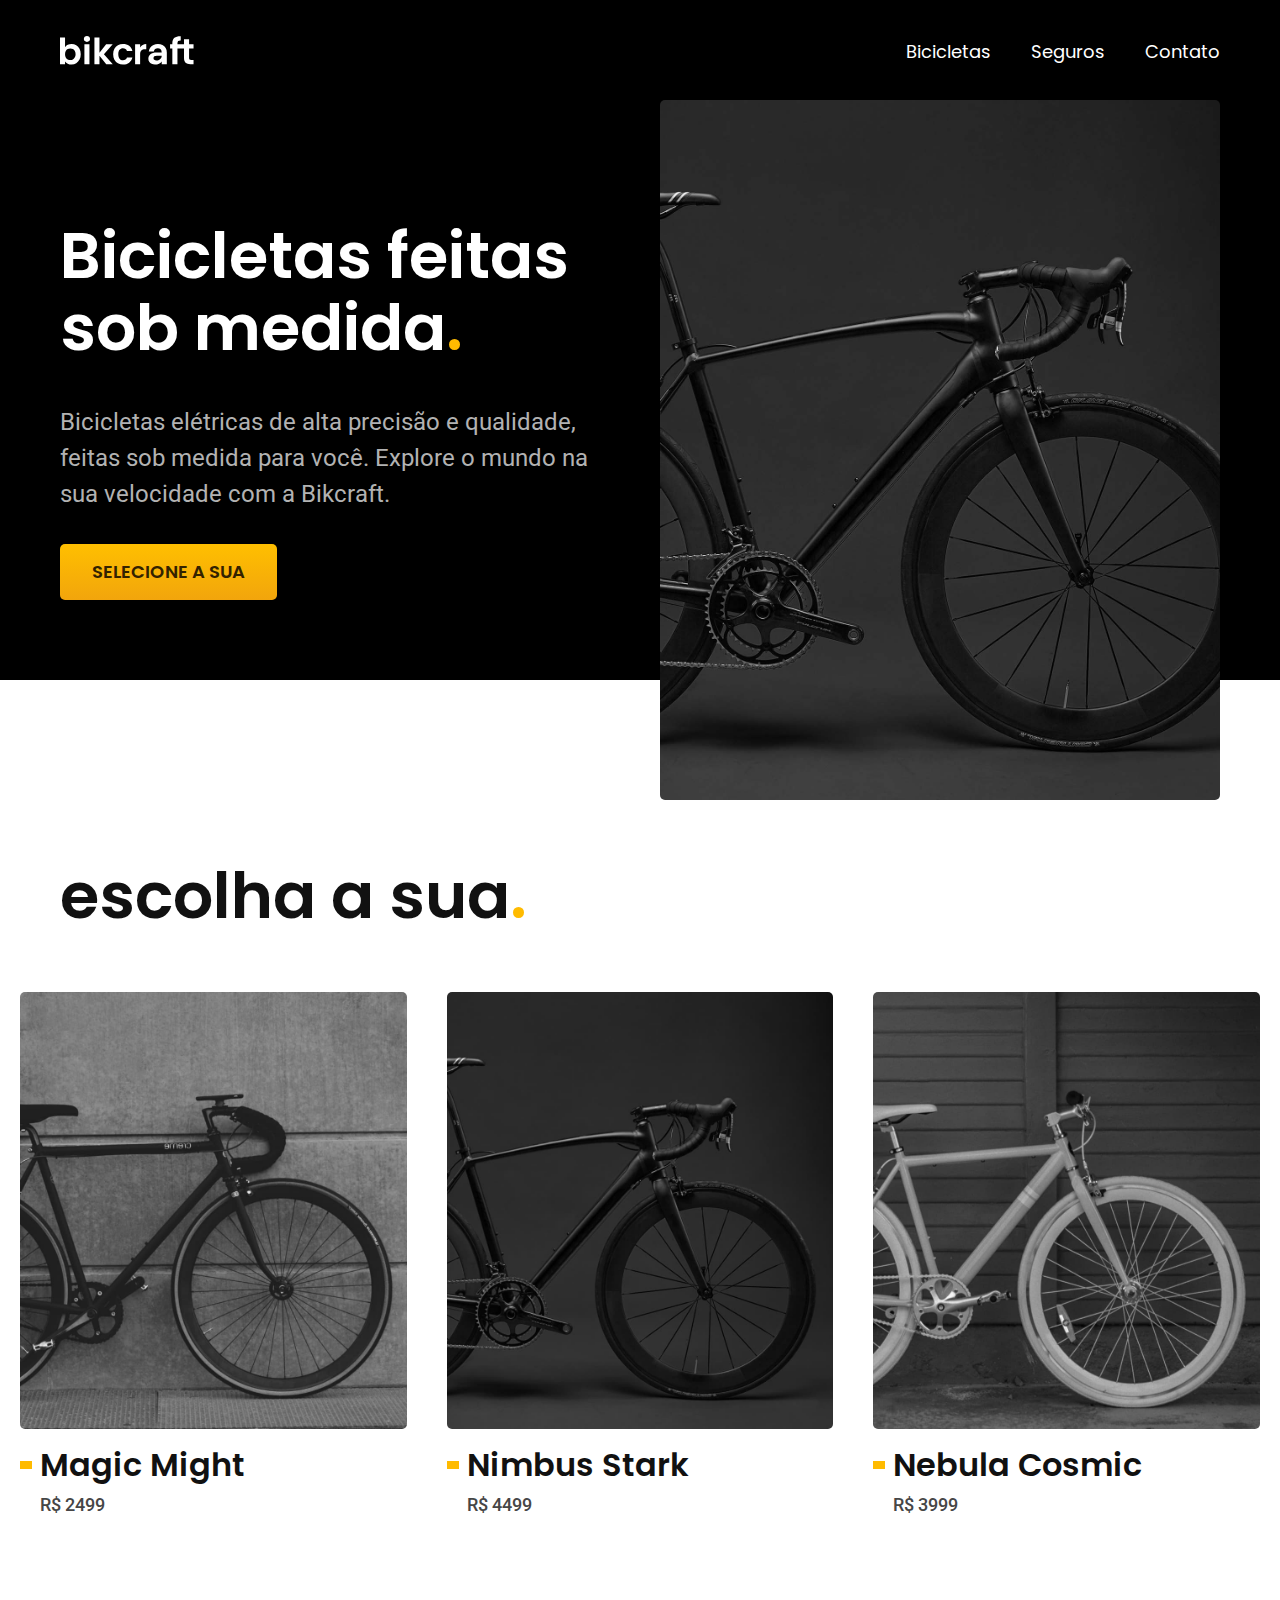
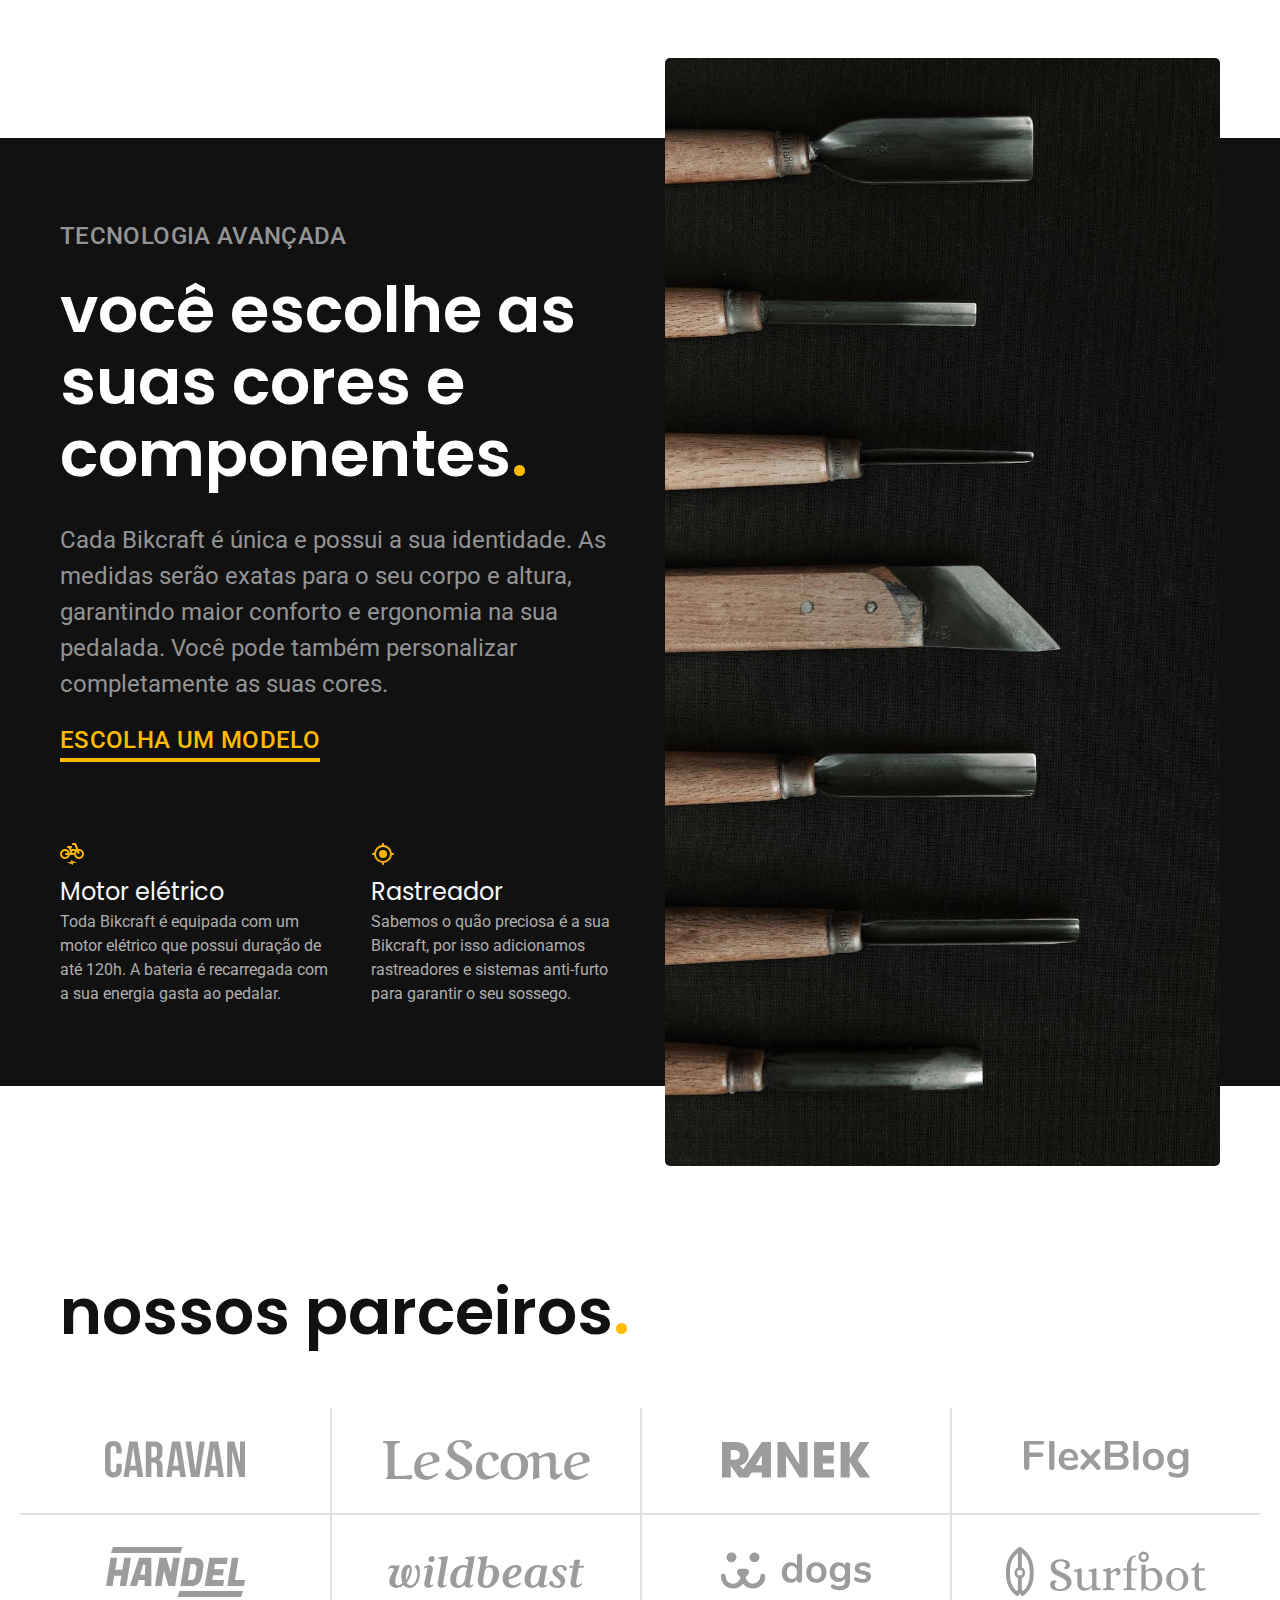
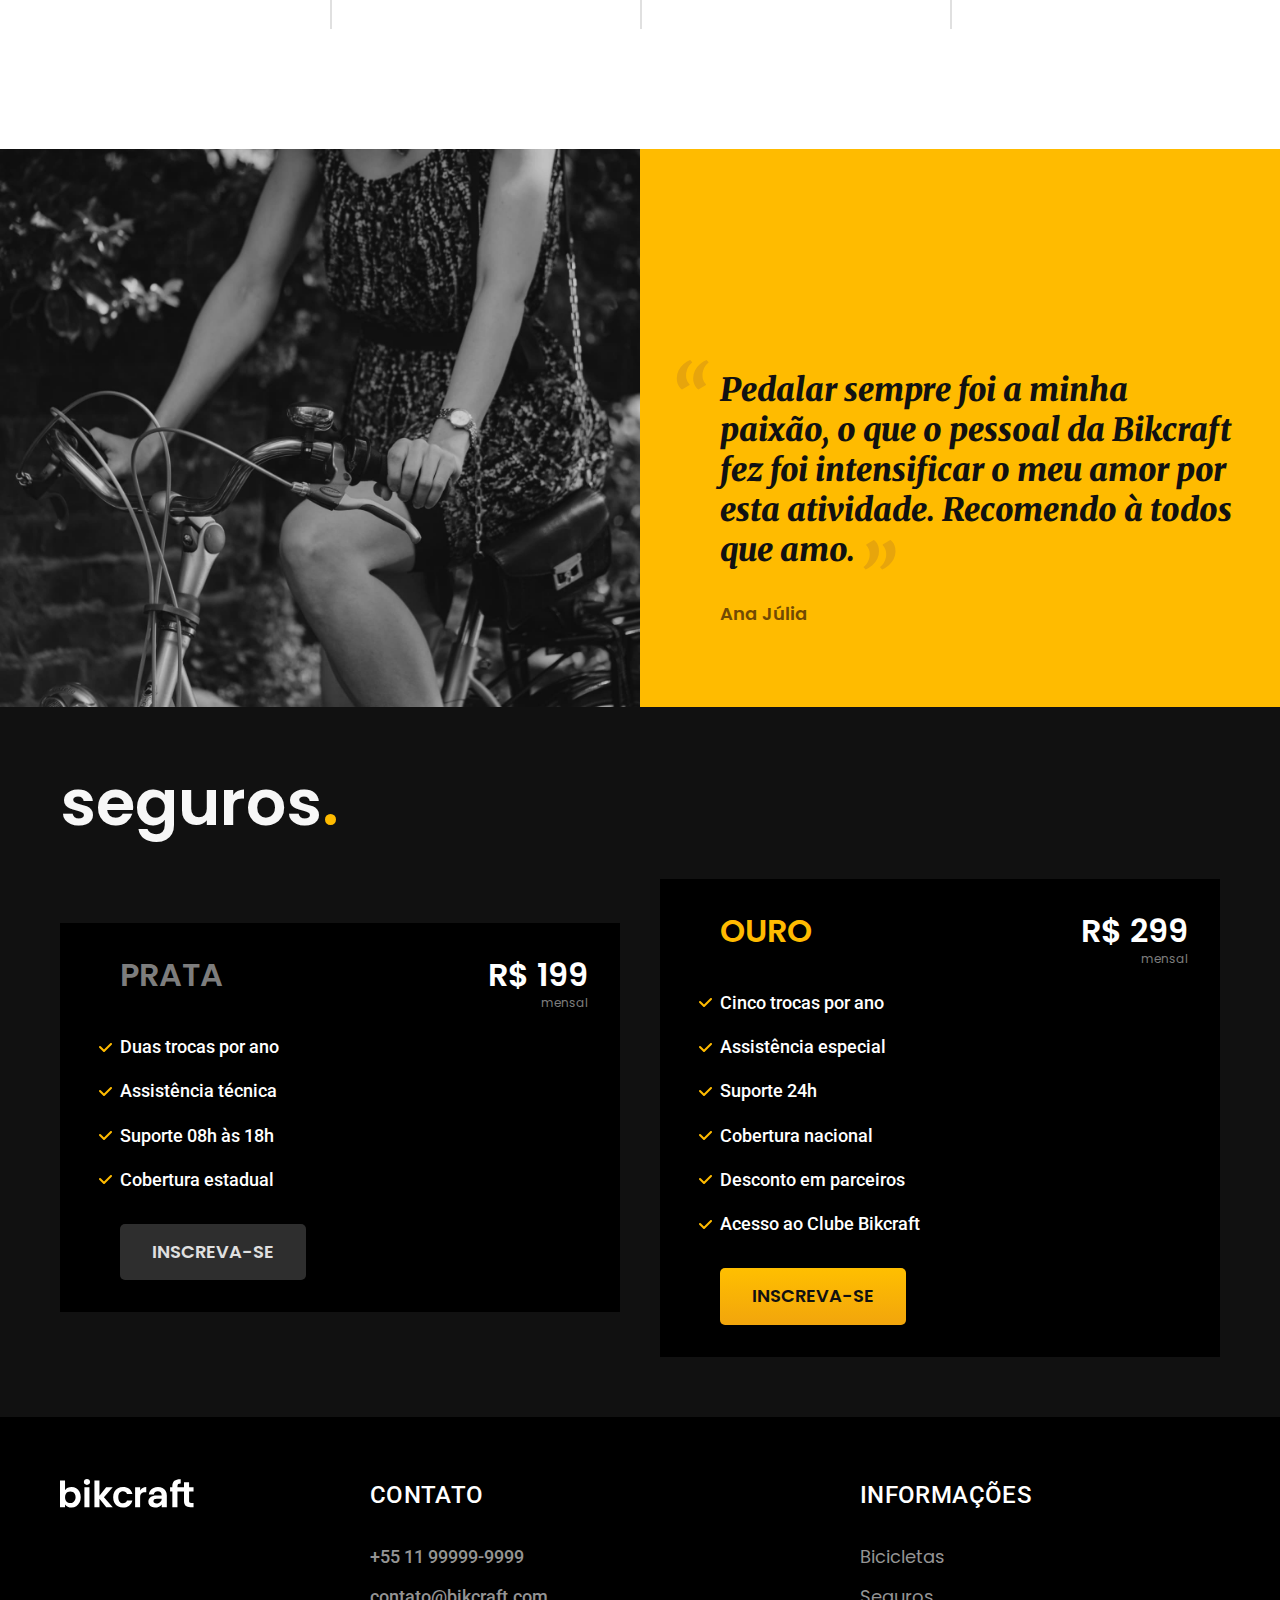
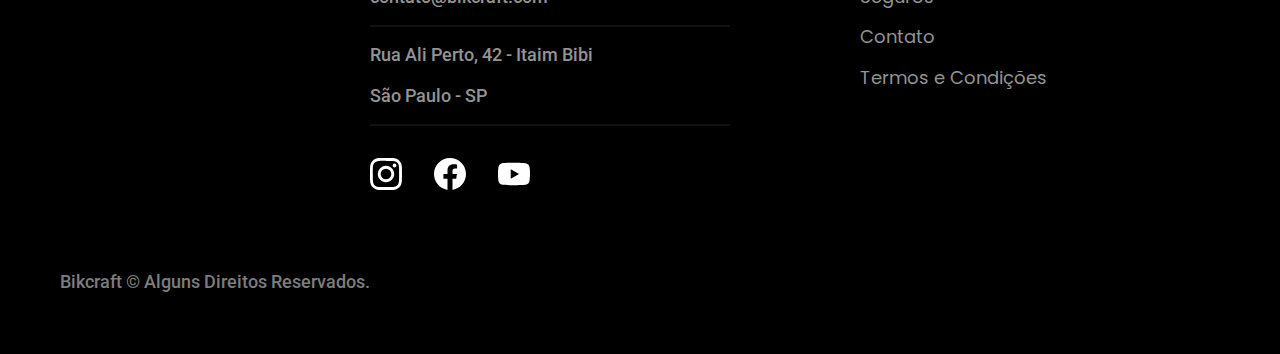
<file: index.html>
<!DOCTYPE html>

<html lang="pt-br">

<head>
  <meta charset="UTF-8">
  <meta name="viewport" content="width=device-width, initial-scale=1.0">
  <title>Bikcraft - Bicicletas Elétricas</title>
  <meta name="description" content="Bicicletas elétrica de alta precisão e qualidade, feitas sob medida para o cliente. Explore o mundo na sua velocidade com a Bikcraft.">
  <link rel="stylesheet" href="./css/style.css">
  <link rel="preconnect" href="https://fonts.googleapis.com">
  <link rel="preconnect" href="https://fonts.gstatic.com" crossorigin>
  <link href="https://fonts.googleapis.com/css2?family=Merriweather:ital,wght@0,300;0,400;0,700;0,900;1,300;1,400;1,700;1,900&family=Poppins:ital,wght@0,100;0,200;0,300;0,400;0,500;0,600;0,700;0,800;0,900;1,100;1,200;1,300;1,400;1,500;1,600;1,700;1,800;1,900&family=Roboto:ital,wght@0,100..900;1,100..900&display=swap" rel="stylesheet">
  <link href="https://fonts.googleapis.com/css2?family=Merriweather:ital,wght@0,300;0,400;0,700;0,900;1,300;1,400;1,700;1,900&display=swap" rel="stylesheet">
</head>

<body>
  <header class="headerBg">
    <div class="header container">
      <a href="./">
        <img src="./img/bikcraft.svg" alt="Bikcraft">
      </a>

      <nav aria-label="primaria">
        <ul class="headerMenu font1M cor0">
          <li><a href="./bicicletas.html">Bicicletas</a></li>
          <li><a href="./seguros.html">Seguros</a></li>
          <li><a href="./contato.html">Contato</a></li>
        </ul>
      </nav>
    </div>
  </header>

  <main class="introducaoBg">
    <div class="introducao container">
      <div class="introducaoConteudo">
        <h1 class="font1Xxl cor0">Bicicletas feitas sob medida<span class="corP1">.</span></h1>
        <p class="font2L">Bicicletas elétricas de alta precisão e qualidade, feitas sob medida para você. Explore o mundo na sua velocidade com a Bikcraft.</p>
        <a class="botao" href="./bicicletas.html">Selecione a sua</a>
      </div>
      <div>
        <img src="./img/fotos/introducao.jpg" alt="Bicicleta elétrica preta">
      </div>
    </div>
  </main>

  <article class="bicicletasLista">
    <h2 class="font1Xxl container">escolha a sua<span class="corP1">.</span></h2>

    <ul>
      <li>
        <a href="./bicicletas/magic.html">
          <img src="./img/bicicletas/magic-home.jpg" alt="Bicicleta preta">
          <h3 class="font1Xl cor11">Magic Might</h3>
          <span class="font2M cor8">R$ 2499</span>
        </a>
      </li>
      <li>
        <a href="./bicicletas/nimbus.html">
          <img src="./img/bicicletas/nimbus-home.jpg" alt="Bicicleta preta">
          <h3 class="font1Xl cor11">Nimbus Stark</h3>
          <span class="font2M cor8">R$ 4499</span>
        </a>
      </li>
      <li>
        <a href="./bicicletas/nebula.html">
          <img src="./img/bicicletas/nebula-home.jpg" alt="Bicicleta branca">
          <h3 class="font1Xl cor11">Nebula Cosmic</h3>
          <span class="font2M cor8">R$ 3999</span>
        </a>
      </li>
    </ul>
  </article>

  <article class="tecnologiaBg">
    <div class="tecnologia container"> 

      <div class="tecnologiaInfos">
        <span class="font2Lb cor5">Tecnologia Avançada</span>
        <h2 class="font1Xxl cor0">você escolhe as suas cores e componentes<span class="corP1">.</span></h2>
        <p class="font2L cor5">Cada Bikcraft é única e possui a sua identidade. As medidas serão exatas para o seu corpo e altura, garantindo maior conforto e ergonomia na sua pedalada. Você pode também personalizar completamente as suas cores. </p>
        <a class="font2Lb corP1 link" href="./bicicletas.html">Escolha um modelo</a>
        <ul class="tecnologiaLista">
          <li class="tecnologiaItens">
            <img src="./img/icones/eletrica.svg" alt="">
            <h3 class="font1L cor1">Motor elétrico</h3>
            <p class="font2S cor4">Toda Bikcraft é equipada com um motor elétrico que possui duração de até 120h. A bateria é recarregada com a sua energia gasta ao pedalar.</p>
          </li>
          <li class="tecnologiaItens">
            <img src="./img/icones/rastreador.svg" alt="">
            <h3 class="font1L cor1">Rastreador</h3>
            <p class="font2S cor4">Sabemos o quão preciosa é a sua Bikcraft, por isso adicionamos rastreadores e sistemas anti-furto para garantir o seu sossego.</p>
          </li>
        </ul>
      </div>

      <div class="tecnologiaImg">
        <img src="./img/fotos/tecnologia.jpg" alt="">
      </div>

    </div>
  </article>

  <section class="parceiros">
    <h2 class="font1Xxl corC11 container">nossos parceiros<span class="corP1">.</span></h2>

    <ul>
      <li><img src="./img/parceiros/caravan.svg" alt="Logo Caravan"></li>
      <li><img src="./img/parceiros/lescone.svg" alt="Logo LeScone"></li>
      <li><img src="./img/parceiros/ranek.svg" alt="Logo Ranek"></li>
      <li><img src="./img/parceiros/flexblog.svg" alt="Logo FlexBlog"></li>
      <li><img src="./img/parceiros/handel.svg" alt="Logo Handel"></li>
      <li><img src="./img/parceiros/wildbeast.svg" alt="Logo Wildbeast"></li>
      <li><img src="./img/parceiros/dogs.svg" alt="Logo Dogs"></li>
      <li><img src="./img/parceiros/surfbot.svg" alt="Logo Surfbot"></li>
    </ul>
  </section>

  <section class="depoimentos" aria-label="Depoimento">
    <div>
     <img src="./img/fotos/depoimento.jpg" alt="Pessoa pedalando uma bicicleta Bikcraft">
    </div>
    <div class="depoimentosParagrafo">
      <blockquote class="font1Xl corP5">Pedalar sempre foi a minha paixão, o que o pessoal da Bikcraft fez foi intensificar o meu amor por esta atividade. Recomendo à todos que amo.</blockquote>
      <span class="font1Mb corP4">Ana Júlia</span>
    </div>
  </section>

  <article class="segurosBg">
    <div class="seguros container">
      <h2 class="font1Xxl cor1">seguros<span class="corP1">.</span></h2>

      <div class="segurosItem">
        <h3 class="font1Xl cor6">PRATA</h3>
        <span class="font1Xl cor0">R$ 199 <span class="font1Xs cor6">mensal</span></span>
        <ul class="font2M cor0">
          <li>Duas trocas por ano</li>
          <li>Assistência técnica</li>
          <li>Suporte 08h às 18h</li>
          <li>Cobertura estadual</li>
        </ul>
        <a class="botao secundario" href="./orcamento.html">Inscreva-se</a>
      </div>

      <div class="segurosItem">
        <h3 class="font1Xl corP1">OURO</h3>
        <span class="font1Xl cor0">R$ 299 <span class="font1Xs cor6">mensal</span></span>
        <ul class="font2M cor0">
          <li>Cinco trocas por ano</li>
          <li>Assistência especial</li>
          <li>Suporte 24h</li>
          <li>Cobertura nacional</li>
          <li>Desconto em parceiros</li>
          <li>Acesso ao Clube Bikcraft</li>
        </ul>
        <a class="botao" href="./orcamento.html">Inscreva-se</a>
      </div>

    </div>
  </article>

  <footer class="footerBg"> 
    <div class="footer container">

      <img src="./img/bikcraft.svg" alt="Bikcraft">
      <div class="footerContato">
        <h3 class="font2Lb cor0">Contato</h3>
        <ul class="font2M cor5">
          <li><a href="tel:+5511999999999">+55 11 99999-9999</a></li>
          <li><a href="mailto:contato@bikcraft.com">contato@bikcraft.com</a></li>
          <li>Rua Ali Perto, 42 - Itaim Bibi</li>
          <li>São Paulo - SP</li>
        </ul>

        <div class="footerRedes">
          <a href="./">
            <img src="./img/redes/instagram.svg" alt="Instagram">
          </a>
          <a href="./">
            <img src="./img/redes/facebook.svg" alt="Facebook">
          </a>
          <a href="./">
            <img src="./img/redes/youtube.svg" alt="Youtube">
          </a>
        </div>
      </div>

      <div class="footerInfos">

        <h3 class="font2Lb cor0">Informações</h3>

        <nav>
          <ul class="font1M cor5">
            <li><a href="./bicicletas.html">Bicicletas</a></li>
            <li><a href="./seguros.html">Seguros</a></li>
            <li><a href="./contato.html">Contato</a></li>
            <li><a href="./termos.html">Termos e Condições</a></li>
          </ul>
        </nav>

      </div>

      <p class="footerCopy font2M cor6">Bikcraft © Alguns Direitos Reservados.</p>

    </div>
  </footer>

</body>

</html>
</file>
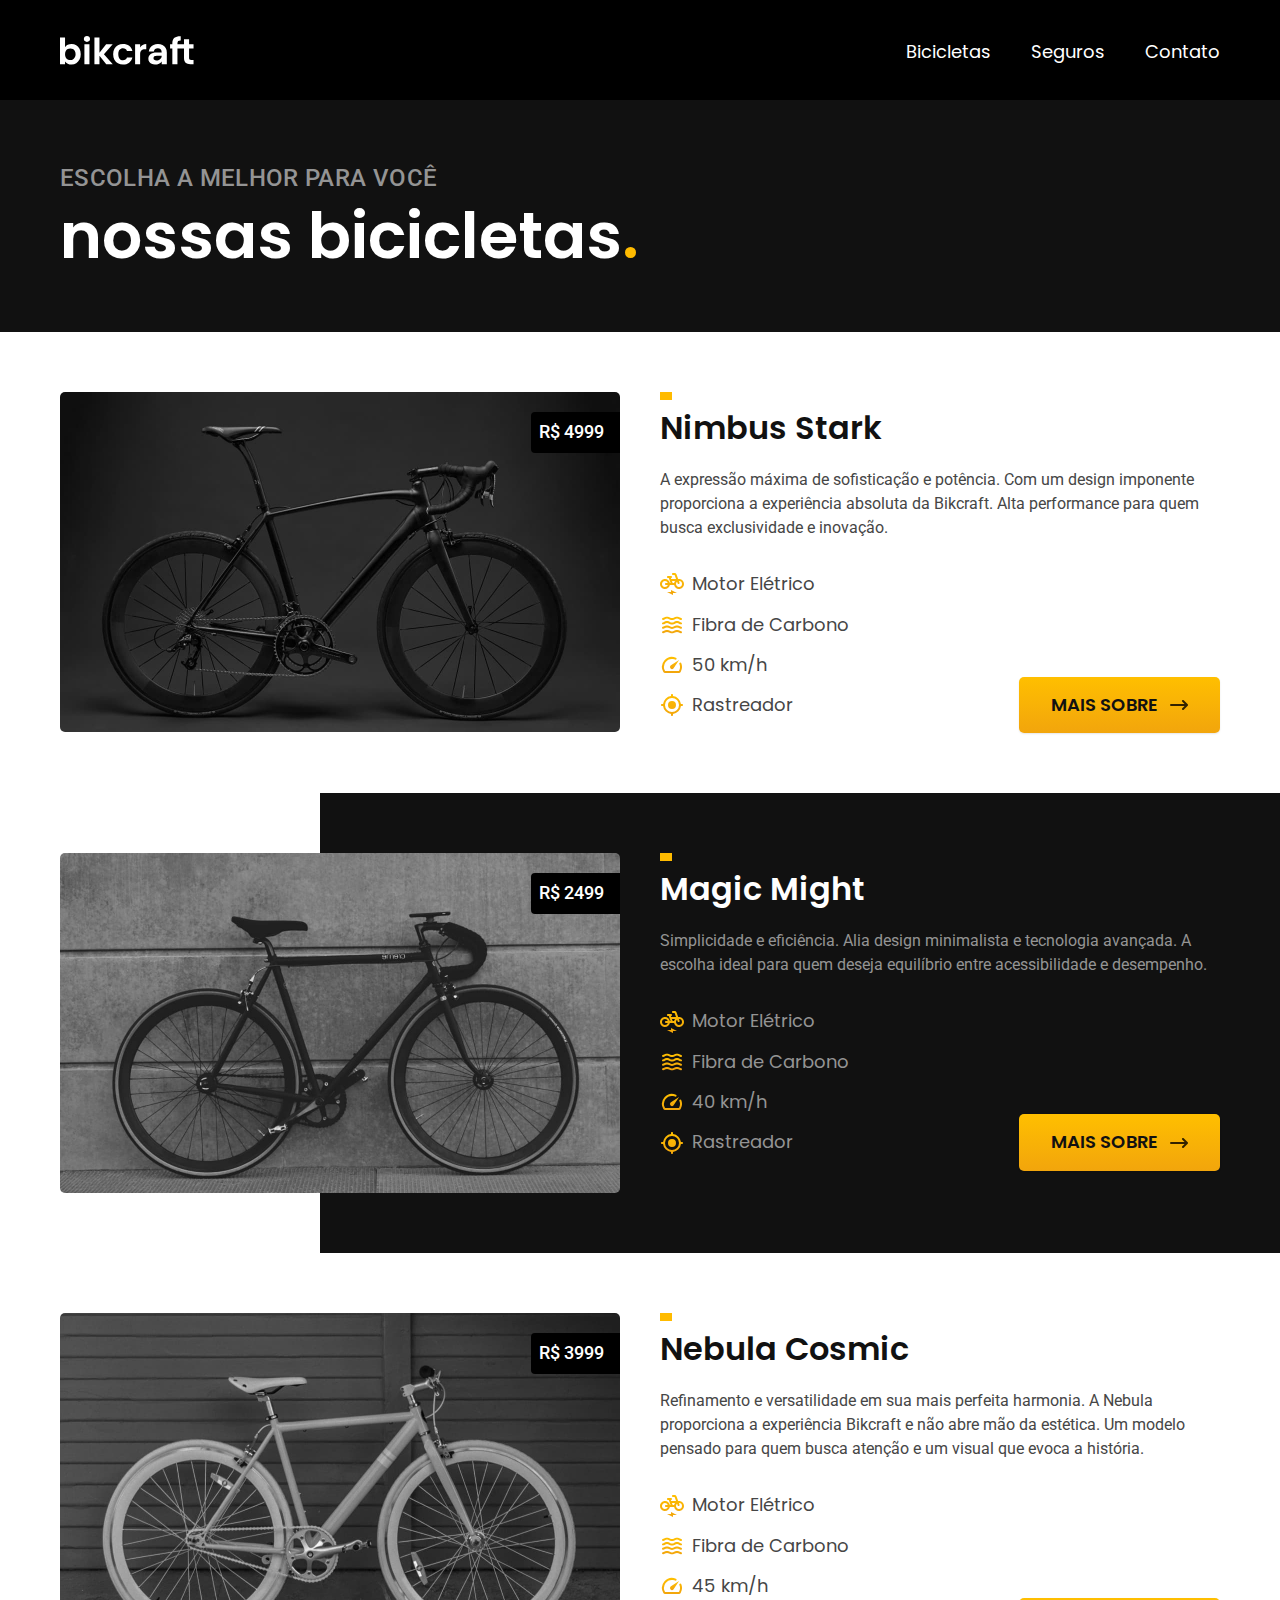
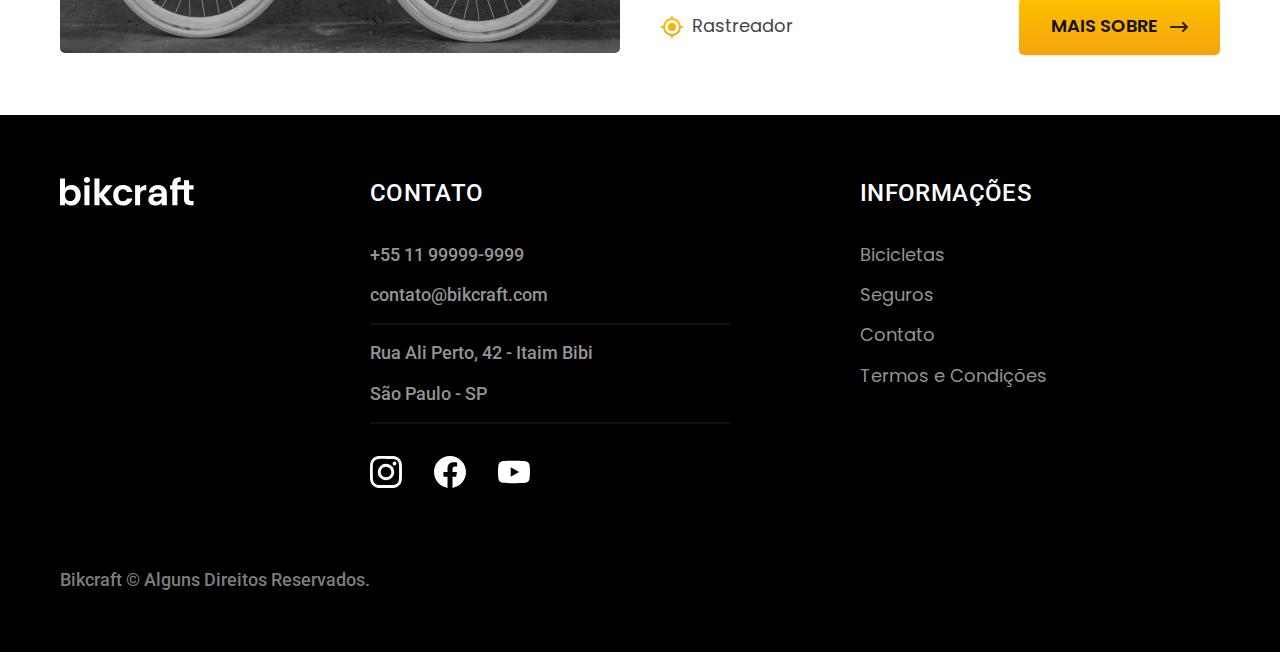
<file: bicicletas.html>
<!DOCTYPE html>

<html lang="pt-br">

<head>
  <meta charset="UTF-8">
  <meta name="viewport" content="width=device-width, initial-scale=1.0">
  <title>Bicicletas | Bikcraft - Bicicletas Elétricas</title>
  <meta name="description" content="Opções de Bicicletas">
  <link rel="stylesheet" href="./css/style.css">
  <link rel="preconnect" href="https://fonts.googleapis.com">
  <link rel="preconnect" href="https://fonts.gstatic.com" crossorigin>
  <link href="https://fonts.googleapis.com/css2?family=Merriweather:ital,wght@0,300;0,400;0,700;0,900;1,300;1,400;1,700;1,900&family=Poppins:ital,wght@0,100;0,200;0,300;0,400;0,500;0,600;0,700;0,800;0,900;1,100;1,200;1,300;1,400;1,500;1,600;1,700;1,800;1,900&family=Roboto:ital,wght@0,100..900;1,100..900&display=swap" rel="stylesheet">
  <link href="https://fonts.googleapis.com/css2?family=Merriweather:ital,wght@0,300;0,400;0,700;0,900;1,300;1,400;1,700;1,900&display=swap" rel="stylesheet">
</head>

<body id="bicicletas">
  <header class="headerBg">
    <div class="header container">
      <a href="./">
        <img src="./img/bikcraft.svg" alt="Bikcraft">
      </a>

      <nav aria-label="primaria">
        <ul class="headerMenu font1M cor0">
          <li><a href="./bicicletas.html">Bicicletas</a></li>
          <li><a href="./seguros.html">Seguros</a></li>
          <li><a href="./contato.html">Contato</a></li>
        </ul>
      </nav>
    </div>
  </header>

  <main>
    <div class="tituloBg">
      <div class="titulo container">
        <p class="font2Lb cor5">ESCOLHA A MELHOR PARA VOCÊ</p>
        <h1 class="font1Xxl cor0">nossas bicicletas<span class="corP1">.</span></h1>
      </div>
    </div>

    <div class="bicicletas container">
        
        <div class="bicicletasImagem">
          <img src="./img/bicicletas/nimbus.jpg" alt="bicicleta preta">
          <span class="font2M cor0">R$ 4999</span>
        </div>

        <div class="bicicletasConteudo">
        <h2 class="font1Xl">Nimbus Stark</h2>
        <p class="font2S cor8">A expressão máxima de sofisticação e potência. Com um design imponente proporciona a experiência absoluta da Bikcraft. Alta performance para quem busca exclusividade e inovação. </p>
        <ul class="font1M cor8">
           <li>
            <img src="./img/icones/eletrica.svg" alt="">
            Motor Elétrico
          </li>
          <li>
             <img src="./img/icones/carbono.svg" alt="">
             Fibra de Carbono
           </li>
          <li>
             <img src="./img/icones/velocidade.svg" alt="">
            50 km/h
          </li>
          <li>
            <img src="./img/icones/rastreador.svg" alt="">
            Rastreador
          </li>

         </ul>

         <a class="botao seta" href="./bicicletas/nimbus.html">Mais Sobre</a>

      </div>
    </div>

    <div class="bicicletasBg">
      <div class="bicicletas container">
          
          <div class="bicicletasImagem">
            <img src="./img/bicicletas/magic.jpg" alt="bicicleta preta">
            <span class="font2M cor0">R$ 2499</span>
          </div>

          <div class="bicicletasConteudo">
            <h2 class="font1Xl cor0">Magic Might</h2>
            <p class="font2S cor5">Simplicidade e eficiência. Alia design minimalista e tecnologia avançada. A escolha ideal para quem deseja equilíbrio entre acessibilidade e desempenho. </p>
            <ul class="font1M cor5">

          <li>
            <img src="./img/icones/eletrica.svg" alt="">
            Motor Elétrico
          </li>
          <li>
            <img src="./img/icones/carbono.svg" alt="">
            Fibra de Carbono
          </li>
          <li>
            <img src="./img/icones/velocidade.svg" alt="">
            40 km/h
          </li>
          <li>
            <img src="./img/icones/rastreador.svg" alt="">
            Rastreador
          </li>

        </ul>

        <a class="botao seta" href="./bicicletas/magic.html">Mais Sobre</a>

        </div>
      </div>
    </div>

    <div class="bicicletas container">
        
      <div class="bicicletasImagem">
        <img src="./img/bicicletas/nebula.jpg" alt="bicicleta branca">
        <span class="font2M cor0">R$ 3999</span>
      </div>

      <div class="bicicletasConteudo">
        <h2 class="font1Xl">Nebula Cosmic</h2>
        <p class="font2S cor8">Refinamento e versatilidade em sua mais perfeita harmonia. A Nebula proporciona a experiência Bikcraft e não abre mão da estética. Um modelo pensado para quem busca atenção e um visual que evoca a história. </p>
        <ul class="font1M cor8">

          <li>
            <img src="./img/icones/eletrica.svg" alt="">
            Motor Elétrico
          </li>
          <li>
            <img src="./img/icones/carbono.svg" alt="">
            Fibra de Carbono
          </li>
          <li>
            <img src="./img/icones/velocidade.svg" alt="">
            45 km/h
          </li>
          <li>
            <img src="./img/icones/rastreador.svg" alt="">
            Rastreador
          </li>

        </ul>

        <a class="botao seta" href="./bicicletas/nebula.html">Mais Sobre</a>
          
      </div>
    </div>

  </main>

  <footer class="footerBg"> 
    <div class="footer container">

      <img src="./img/bikcraft.svg" alt="Bikcraft">
      <div class="footerContato">
        <h3 class="font2Lb cor0">Contato</h3>
        <ul class="font2M cor5">
          <li><a href="tel:+5511999999999">+55 11 99999-9999</a></li>
          <li><a href="mailto:contato@bikcraft.com">contato@bikcraft.com</a></li>
          <li>Rua Ali Perto, 42 - Itaim Bibi</li>
          <li>São Paulo - SP</li>
        </ul>

        <div class="footerRedes">
          <a href="./">
            <img src="./img/redes/instagram.svg" alt="Instagram">
          </a>
          <a href="./">
            <img src="./img/redes/facebook.svg" alt="Facebook">
          </a>
          <a href="./">
            <img src="./img/redes/youtube.svg" alt="Youtube">
          </a>
        </div>
      </div>

      <div class="footerInfos">

        <h3 class="font2Lb cor0">Informações</h3>

        <nav>
          <ul class="font1M cor5">
            <li><a href="./bicicletas.html">Bicicletas</a></li>
            <li><a href="./seguros.html">Seguros</a></li>
            <li><a href="./contato.html">Contato</a></li>
            <li><a href="./termos.html">Termos e Condições</a></li>
          </ul>
        </nav>

      </div>

      <p class="footerCopy font2M cor6">Bikcraft © Alguns Direitos Reservados.</p>

    </div>
  </footer>

</body>

</html>
</file>
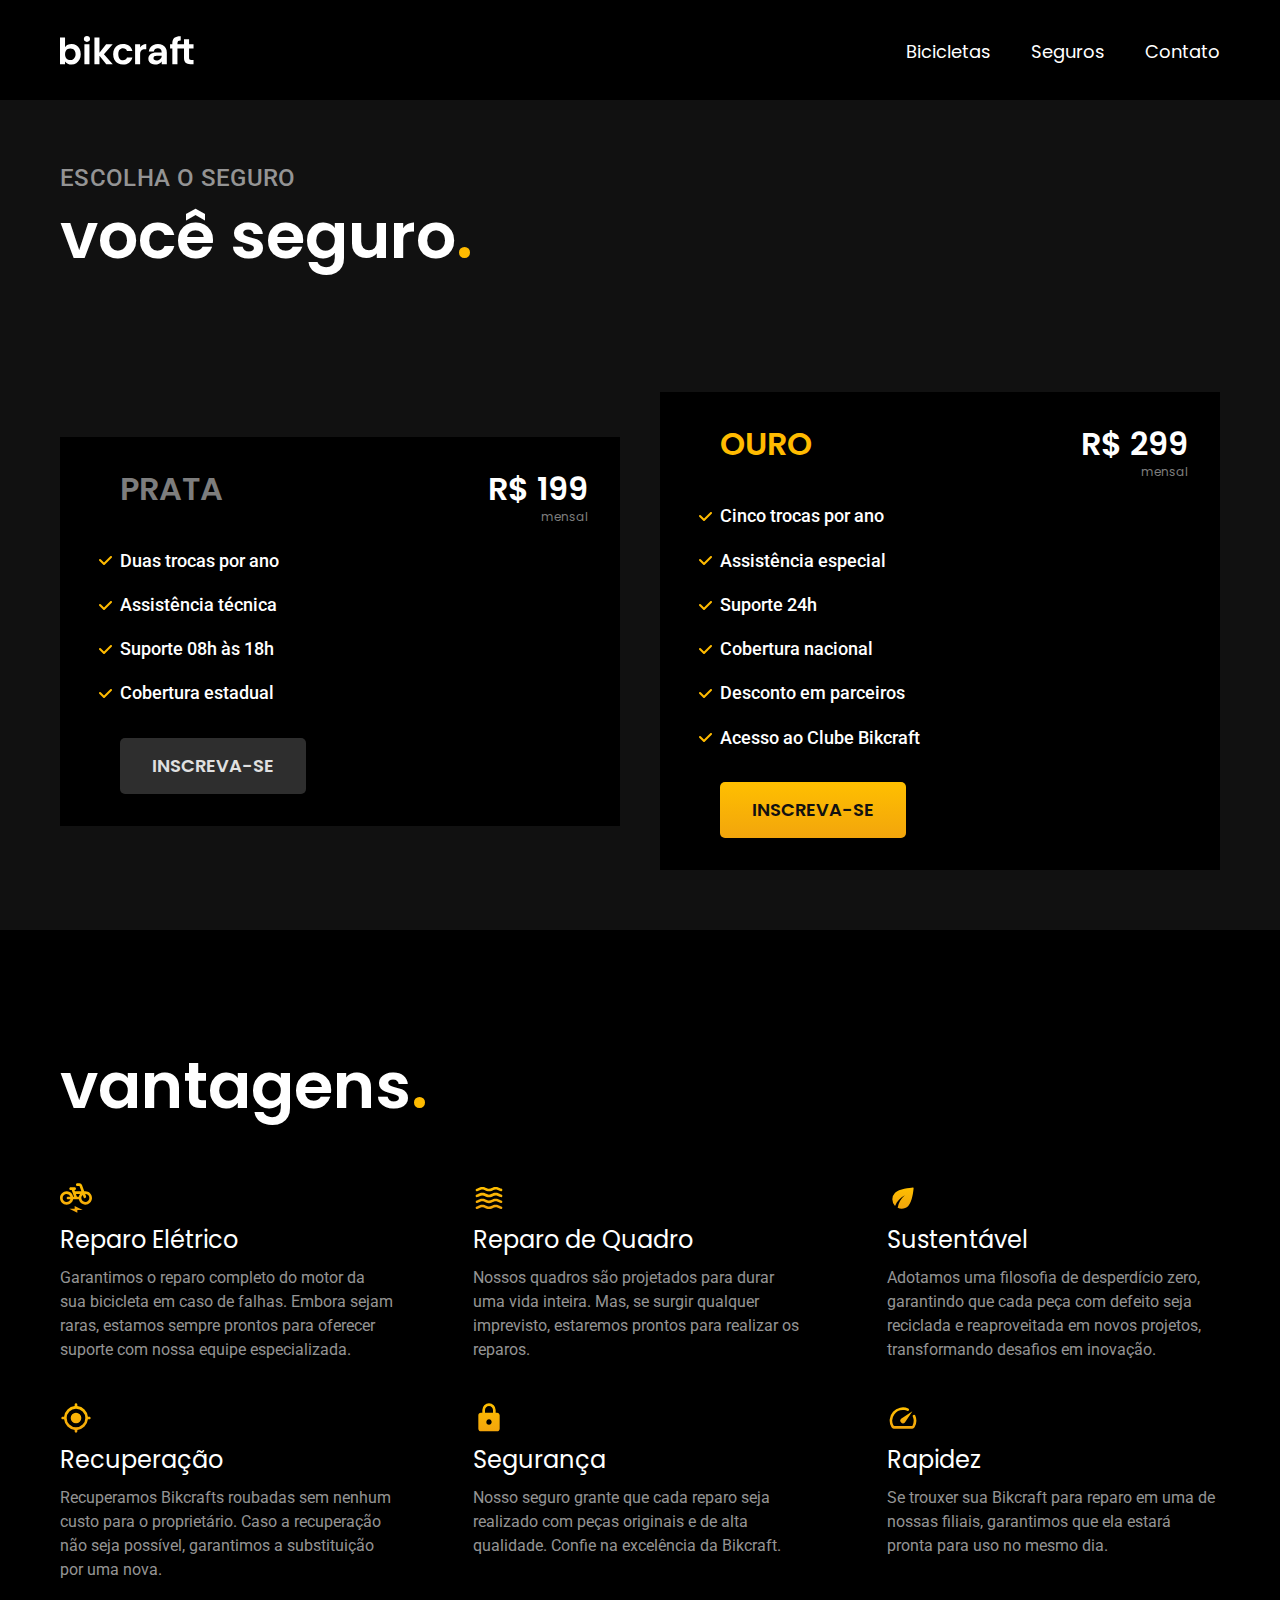
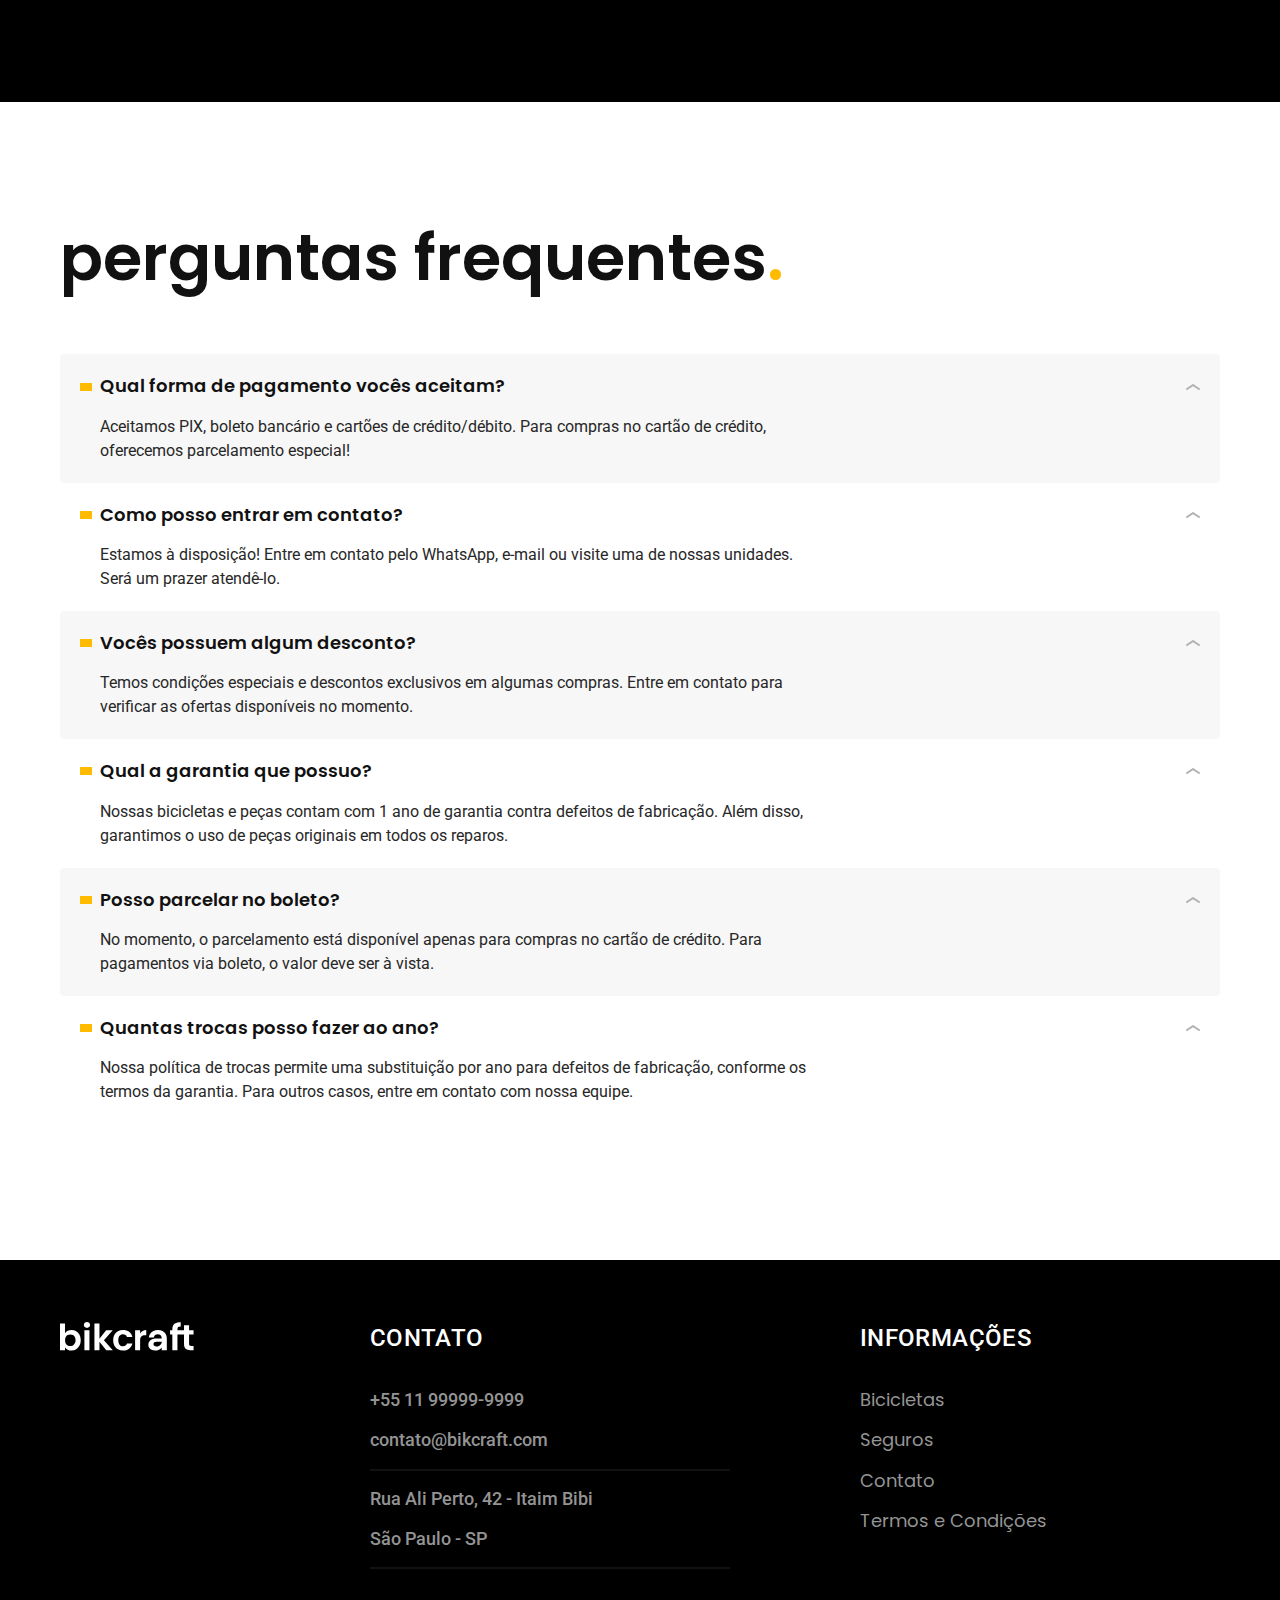
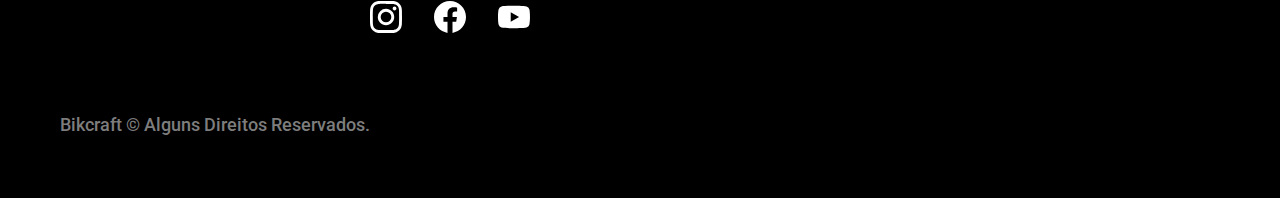
<file: seguros.html>
<!DOCTYPE html>

<html lang="pt-br">

<head>
  <meta charset="UTF-8">
  <meta name="viewport" content="width=device-width, initial-scale=1.0">
  <title>Bikcraft - Bicicletas Elétricas</title>
  <meta name="description" content="Bicicletas elétrica de alta precisão e qualidade, feitas sob medida para o cliente. Explore o mundo na sua velocidade com a Bikcraft.">
  <link rel="stylesheet" href="./css/style.css">
  <link rel="preconnect" href="https://fonts.googleapis.com">
  <link rel="preconnect" href="https://fonts.gstatic.com" crossorigin>
  <link href="https://fonts.googleapis.com/css2?family=Merriweather:ital,wght@0,300;0,400;0,700;0,900;1,300;1,400;1,700;1,900&family=Poppins:ital,wght@0,100;0,200;0,300;0,400;0,500;0,600;0,700;0,800;0,900;1,100;1,200;1,300;1,400;1,500;1,600;1,700;1,800;1,900&family=Roboto:ital,wght@0,100..900;1,100..900&display=swap" rel="stylesheet">
  <link href="https://fonts.googleapis.com/css2?family=Merriweather:ital,wght@0,300;0,400;0,700;0,900;1,300;1,400;1,700;1,900&display=swap" rel="stylesheet">
</head>

<body>
  <header class="headerBg">
    <div class="header container">
      <a href="./">
        <img src="./img/bikcraft.svg" alt="Bikcraft">
      </a>

      <nav aria-label="primaria">
        <ul class="headerMenu font1M cor0">
          <li><a href="./bicicletas.html">Bicicletas</a></li>
          <li><a href="./seguros.html">Seguros</a></li>
          <li><a href="./contato.html">Contato</a></li>
        </ul>
      </nav>
    </div>
  </header>

  <main>
    <div class="tituloBg">
      <div class="titulo container">
        <p class="font2Lb cor5">ESCOLHA O SEGURO</p>
        <h1 class="font1Xxl cor0">você seguro<span class="corP1">.</span></h1>
      </div>
    </div>

    <article class="segurosBg">
      <div class="seguros container">
  
        <div class="segurosItem">
          <h3 class="font1Xl cor6">PRATA</h3>
          <span class="font1Xl cor0">R$ 199 <span class="font1Xs cor6">mensal</span></span>
          <ul class="font2M cor0">
            <li>Duas trocas por ano</li>
            <li>Assistência técnica</li>
            <li>Suporte 08h às 18h</li>
            <li>Cobertura estadual</li>
          </ul>
          <a class="botao secundario" href="./orcamento.html">Inscreva-se</a>
        </div>
  
        <div class="segurosItem">
          <h3 class="font1Xl corP1">OURO</h3>
          <span class="font1Xl cor0">R$ 299 <span class="font1Xs cor6">mensal</span></span>
          <ul class="font2M cor0">
            <li>Cinco trocas por ano</li>
            <li>Assistência especial</li>
            <li>Suporte 24h</li>
            <li>Cobertura nacional</li>
            <li>Desconto em parceiros</li>
            <li>Acesso ao Clube Bikcraft</li>
          </ul>
          <a class="botao" href="./orcamento.html">Inscreva-se</a>
        </div>
  
      </div>
    </article>

    <article class="vantagensBg">
      <div class="vantagens container">
        <h2 class="font1Xxl cor0">vantagens<span class="corP1">.</span></h2>
        <ul>
          <li>
            <img src="./img/icones/eletrica.svg" alt="">
            <h3 class="font1L cor0">Reparo Elétrico</h3>
            <p class="font2S cor5">Garantimos o reparo completo do motor da sua bicicleta em caso de falhas. Embora sejam raras, estamos sempre prontos para oferecer suporte com nossa equipe especializada.</p>
          </li>
          <li>
            <img src="./img/icones/carbono.svg" alt="">
            <h3 class="font1L cor0">Reparo de Quadro</h3>
            <p class="font2S cor5">Nossos quadros são projetados para durar uma vida inteira. Mas, se surgir qualquer imprevisto, estaremos prontos para realizar os reparos.</p>
          </li>
          <li>
            <img src="./img/icones/sustentavel.svg" alt="">
            <h3 class="font1L cor0">Sustentável</h3>
            <p class="font2S cor5">Adotamos uma filosofia de desperdício zero, garantindo que cada peça com defeito seja reciclada e reaproveitada em novos projetos, transformando desafios em inovação.</p>
          </li>
          <li>
            <img src="./img/icones/rastreador.svg" alt="">
            <h3 class="font1L cor0">Recuperação</h3>
            <p class="font2S cor5">Recuperamos Bikcrafts roubadas sem nenhum custo para o proprietário. Caso a recuperação não seja possível, garantimos a substituição por uma nova.</p>
          </li>
          <li>
            <img src="./img/icones/seguro.svg" alt="">
            <h3 class="font1L cor0">Segurança</h3>
            <p class="font2S cor5">Nosso seguro grante que cada reparo seja realizado com peças originais e de alta qualidade. Confie na excelência da Bikcraft.</p>
          </li>
          <li>
            <img src="./img/icones/velocidade.svg" alt="">
            <h3 class="font1L cor0">Rapidez</h3>
            <p class="font2S cor5">Se trouxer sua Bikcraft para reparo em uma de nossas filiais, garantimos que ela estará pronta para uso no mesmo dia.</p>
          </li>
        </ul>
      </div>
    </article>

    <article class="faq container">
        <h2 class="font1Xxl">perguntas frequentes<span class="corP1">.</span></h2>

        <dl>
          <div>
            <dt class="font1Mb">Qual forma de pagamento vocês aceitam?</dt>
            <dd class="font2S cor9">Aceitamos PIX, boleto bancário e cartões de crédito/débito. Para compras no cartão de crédito, oferecemos parcelamento especial!</dd>
          </div>
          <div>
            <dt class="font1Mb">Como posso entrar em contato?</dt>
            <dd class="font2S cor9">Estamos à disposição! Entre em contato pelo WhatsApp, e-mail ou visite uma de nossas unidades. Será um prazer atendê-lo.</dd>
          </div>
          <div>
            <dt class="font1Mb">Vocês possuem algum desconto?</dt>
            <dd class="font2S cor9">Temos condições especiais e descontos exclusivos em algumas compras. Entre em contato para verificar as ofertas disponíveis no momento.</dd>
          </div>
          <div>
            <dt class="font1Mb">Qual a garantia que possuo?</dt>
            <dd class="font2S cor9">Nossas bicicletas e peças contam com 1 ano de garantia contra defeitos de fabricação. Além disso, garantimos o uso de peças originais em todos os reparos.</dd>
          </div>
          <div>
            <dt class="font1Mb">Posso parcelar no boleto?</dt>
            <dd class="font2S cor9">No momento, o parcelamento está disponível apenas para compras no cartão de crédito. Para pagamentos via boleto, o valor deve ser à vista.</dd>
          </div>
          <div>
            <dt class="font1Mb">Quantas trocas posso fazer ao ano?</dt>
            <dd class="font2S cor9">Nossa política de trocas permite uma substituição por ano para defeitos de fabricação, conforme os termos da garantia. Para outros casos, entre em contato com nossa equipe.</dd>
          </div>
        </dl>
    </article>

  </main>

  <footer class="footerBg"> 
    <div class="footer container">

      <img src="./img/bikcraft.svg" alt="Bikcraft">
      <div class="footerContato">
        <h3 class="font2Lb cor0">Contato</h3>
        <ul class="font2M cor5">
          <li><a href="tel:+5511999999999">+55 11 99999-9999</a></li>
          <li><a href="mailto:contato@bikcraft.com">contato@bikcraft.com</a></li>
          <li>Rua Ali Perto, 42 - Itaim Bibi</li>
          <li>São Paulo - SP</li>
        </ul>

        <div class="footerRedes">
          <a href="./">
            <img src="./img/redes/instagram.svg" alt="Instagram">
          </a>
          <a href="./">
            <img src="./img/redes/facebook.svg" alt="Facebook">
          </a>
          <a href="./">
            <img src="./img/redes/youtube.svg" alt="Youtube">
          </a>
        </div>
      </div>

      <div class="footerInfos">

        <h3 class="font2Lb cor0">Informações</h3>

        <nav>
          <ul class="font1M cor5">
            <li><a href="./bicicletas.html">Bicicletas</a></li>
            <li><a href="./seguros.html">Seguros</a></li>
            <li><a href="./contato.html">Contato</a></li>
            <li><a href="./termos.html">Termos e Condições</a></li>
          </ul>
        </nav>

      </div>

      <p class="footerCopy font2M cor6">Bikcraft © Alguns Direitos Reservados.</p>

    </div>
  </footer>
</body>
</file>
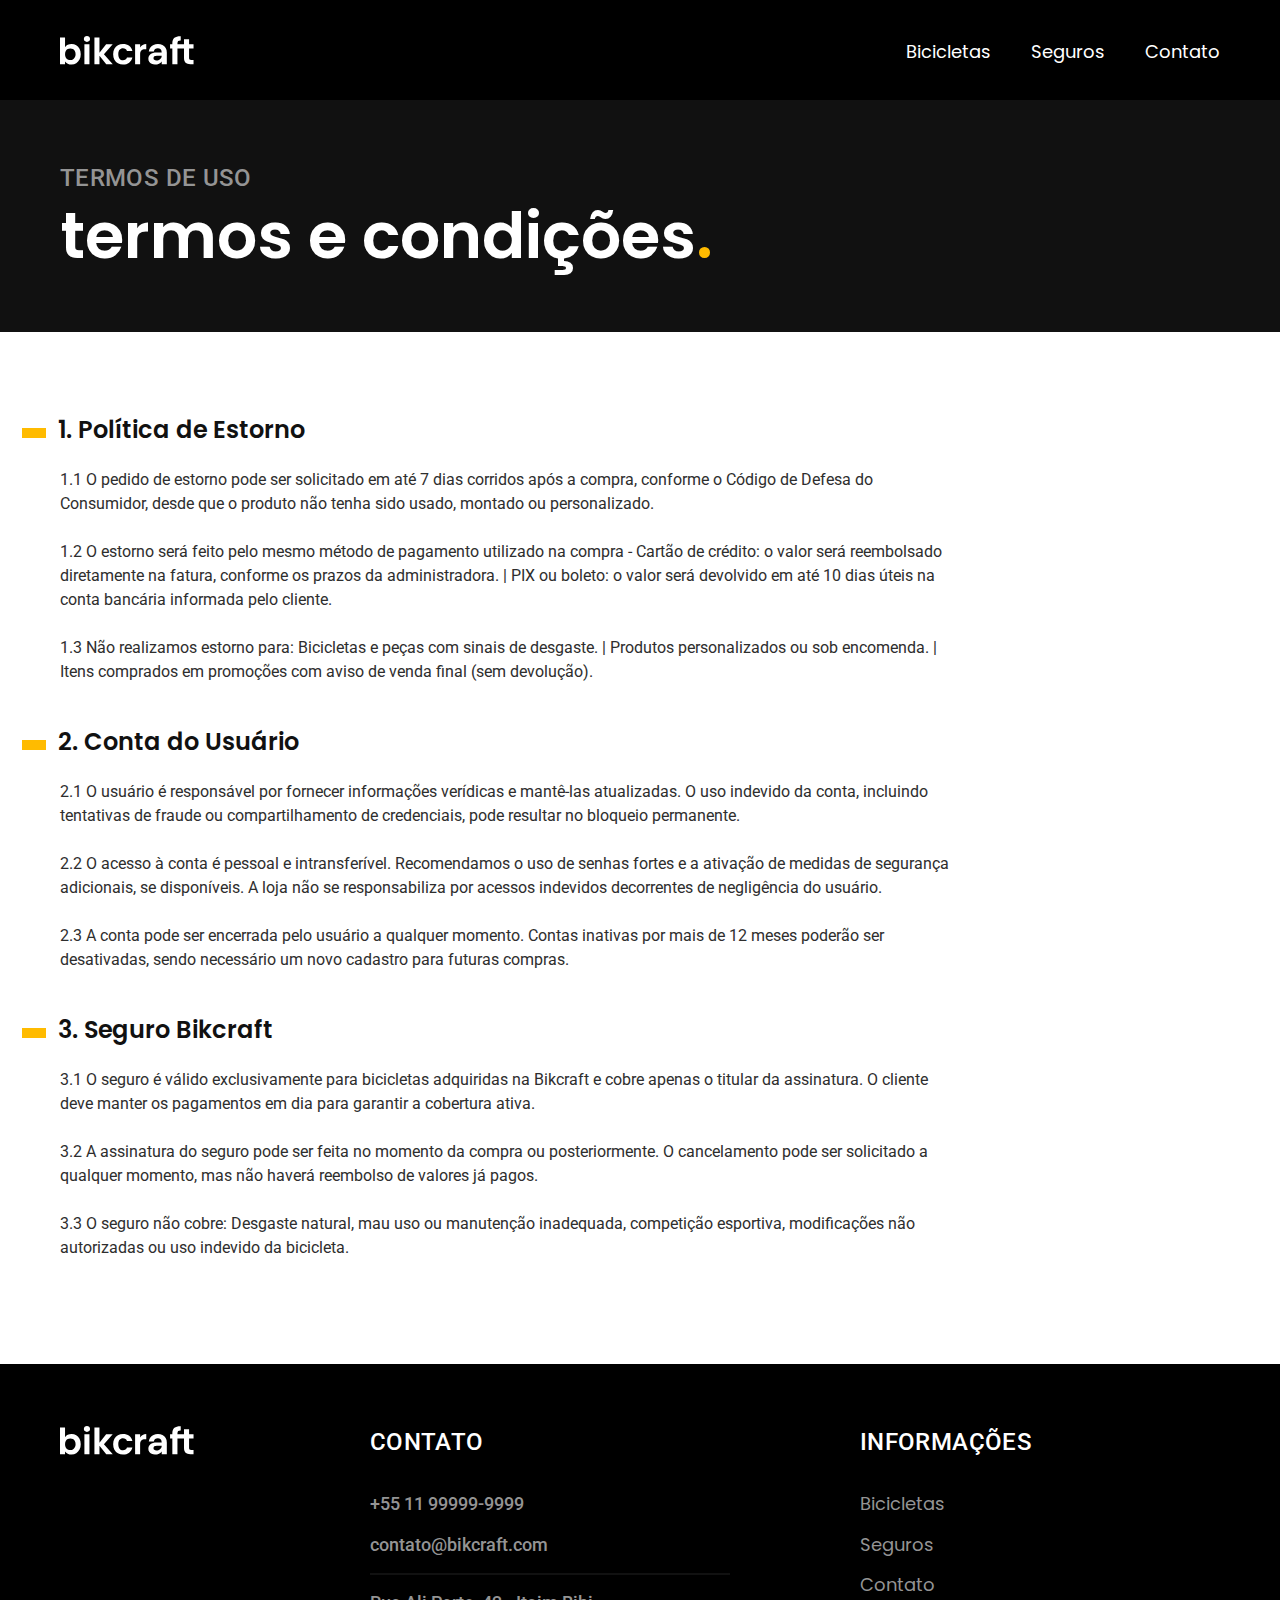
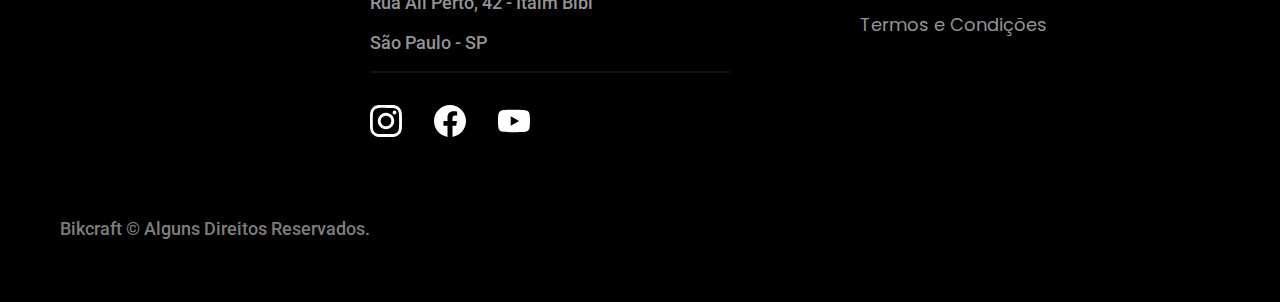
<file: termos.html>
<!DOCTYPE html>

<html lang="pt-br">

<head>
  <meta charset="UTF-8">
  <meta name="viewport" content="width=device-width, initial-scale=1.0">
  <title>Termos e Condições | Bikcraft - Bicicletas Elétricas</title>
  <meta name="description" content="Termos e condições">
  <link rel="stylesheet" href="./css/style.css">
  <link rel="preconnect" href="https://fonts.googleapis.com">
  <link rel="preconnect" href="https://fonts.gstatic.com" crossorigin>
  <link href="https://fonts.googleapis.com/css2?family=Merriweather:ital,wght@0,300;0,400;0,700;0,900;1,300;1,400;1,700;1,900&family=Poppins:ital,wght@0,100;0,200;0,300;0,400;0,500;0,600;0,700;0,800;0,900;1,100;1,200;1,300;1,400;1,500;1,600;1,700;1,800;1,900&family=Roboto:ital,wght@0,100..900;1,100..900&display=swap" rel="stylesheet">
  <link href="https://fonts.googleapis.com/css2?family=Merriweather:ital,wght@0,300;0,400;0,700;0,900;1,300;1,400;1,700;1,900&display=swap" rel="stylesheet">
</head>

<body id="termos">
  <header class="headerBg">
    <div class="header container">
      <a href="./">
        <img src="./img/bikcraft.svg" alt="Bikcraft">
      </a>

      <nav aria-label="primaria">
        <ul class="headerMenu font1M cor0">
          <li><a href="./bicicletas.html">Bicicletas</a></li>
          <li><a href="./seguros.html">Seguros</a></li>
          <li><a href="./contato.html">Contato</a></li>
        </ul>
      </nav>
    </div>
  </header>

  <main>
    <div class="tituloBg">
      <div class="titulo container">
        <p class="font2Lb cor5">TERMOS DE USO</p>
        <h1 class="font1Xxl cor0">termos e condições<span class="corP1">.</span></h1>
      </div>
    </div>

    <div class="termos font2S cor10 container">
      <h2 class="font1L cor11">1. Política de Estorno</h2>
      <p>1.1 O pedido de estorno pode ser solicitado em até 7 dias corridos após a compra, conforme o Código de Defesa do Consumidor, desde que o produto não tenha sido usado, montado ou personalizado.</p>
      <p>1.2 O estorno será feito pelo mesmo método de pagamento utilizado na compra - Cartão de crédito: o valor será reembolsado diretamente na fatura, conforme os prazos da administradora. | PIX ou boleto: o valor será devolvido em até 10 dias úteis na conta bancária informada pelo cliente.</p>
      <p>1.3 Não realizamos estorno para: Bicicletas e peças com sinais de desgaste. | Produtos personalizados ou sob encomenda. | Itens comprados em promoções com aviso de venda final (sem devolução).</p>
      <h2 class="font1L cor11">2. Conta do Usuário</h2>
      <p>2.1 O usuário é responsável por fornecer informações verídicas e mantê-las atualizadas. O uso indevido da conta, incluindo tentativas de fraude ou compartilhamento de credenciais, pode resultar no bloqueio permanente.</p>
      <p>2.2 O acesso à conta é pessoal e intransferível. Recomendamos o uso de senhas fortes e a ativação de medidas de segurança adicionais, se disponíveis. A loja não se responsabiliza por acessos indevidos decorrentes de negligência do usuário.</p>
      <p>2.3 A conta pode ser encerrada pelo usuário a qualquer momento. Contas inativas por mais de 12 meses poderão ser desativadas, sendo necessário um novo cadastro para futuras compras.</p>
      <h2 class="font1L cor11">3. Seguro Bikcraft</h2>
      <p>3.1 O seguro é válido exclusivamente para bicicletas adquiridas na Bikcraft e cobre apenas o titular da assinatura. O cliente deve manter os pagamentos em dia para garantir a cobertura ativa.</p>
      <p>3.2 A assinatura do seguro pode ser feita no momento da compra ou posteriormente. O cancelamento pode ser solicitado a qualquer momento, mas não haverá reembolso de valores já pagos.</p>
      <p>3.3 O seguro não cobre: Desgaste natural, mau uso ou manutenção inadequada, competição esportiva, modificações não autorizadas ou uso indevido da bicicleta. </p>
    </div>
  </main>

  <footer class="footerBg"> 
    <div class="footer container">

      <img src="./img/bikcraft.svg" alt="Bikcraft">
      <div class="footerContato">
        <h3 class="font2Lb cor0">Contato</h3>
        <ul class="font2M cor5">
          <li><a href="tel:+5511999999999">+55 11 99999-9999</a></li>
          <li><a href="mailto:contato@bikcraft.com">contato@bikcraft.com</a></li>
          <li>Rua Ali Perto, 42 - Itaim Bibi</li>
          <li>São Paulo - SP</li>
        </ul>

        <div class="footerRedes">
          <a href="./">
            <img src="./img/redes/instagram.svg" alt="Instagram">
          </a>
          <a href="./">
            <img src="./img/redes/facebook.svg" alt="Facebook">
          </a>
          <a href="./">
            <img src="./img/redes/youtube.svg" alt="Youtube">
          </a>
        </div>
      </div>

      <div class="footerInfos">

        <h3 class="font2Lb cor0">Informações</h3>

        <nav>
          <ul class="font1M cor5">
            <li><a href="./bicicletas.html">Bicicletas</a></li>
            <li><a href="./seguros.html">Seguros</a></li>
            <li><a href="./contato.html">Contato</a></li>
            <li><a href="./termos.html">Termos e Condições</a></li>
          </ul>
        </nav>

      </div>

      <p class="footerCopy font2M cor6">Bikcraft © Alguns Direitos Reservados.</p>

    </div>
  </footer>

</body>

</html>
</file>
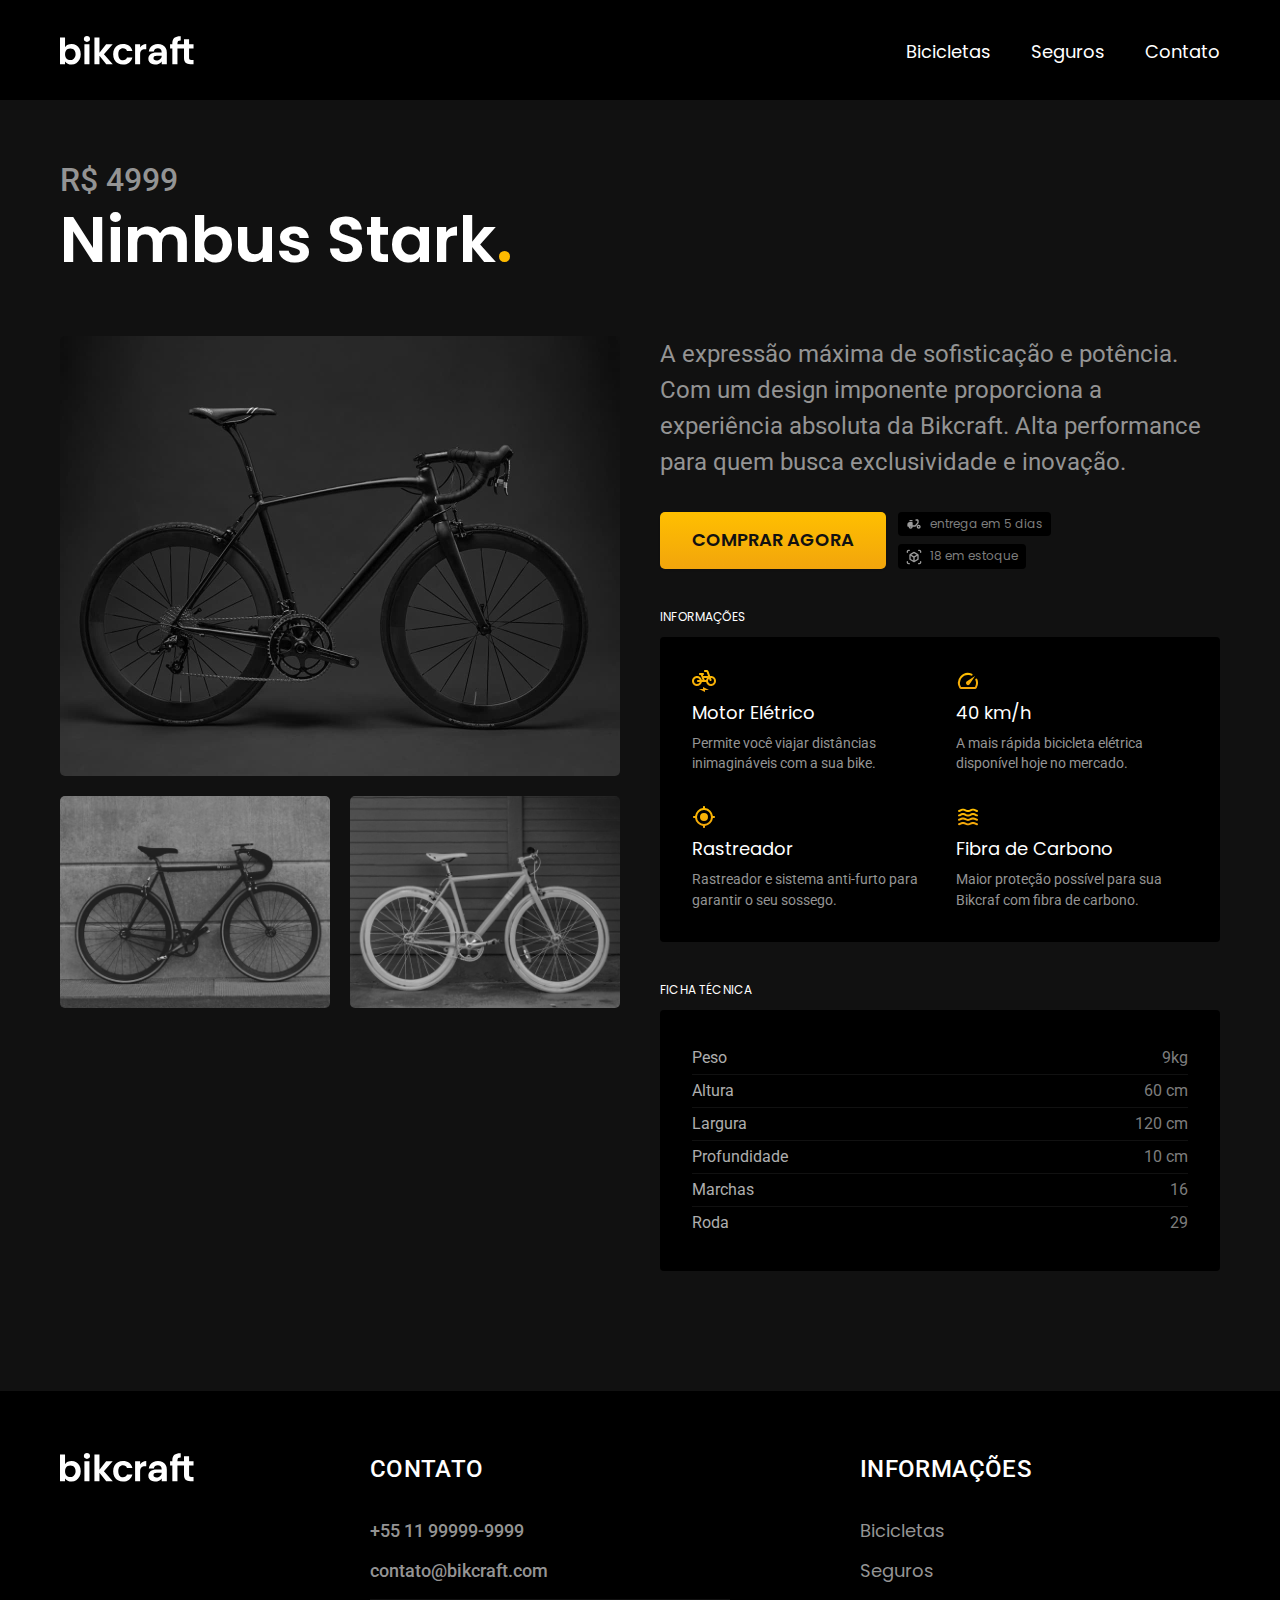
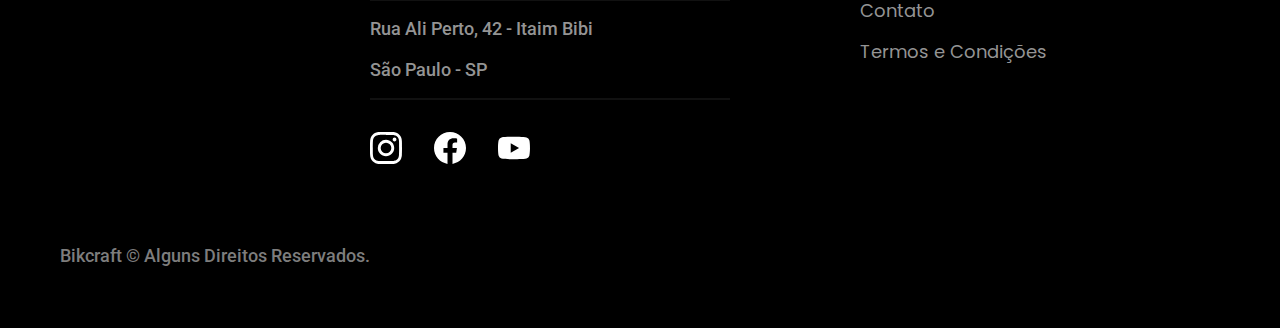
<file: bicicletas/nimbus.html>
<!DOCTYPE html>

<html lang="pt-br">

<head>
  <meta charset="UTF-8">
  <meta name="viewport" content="width=device-width, initial-scale=1.0">
  <title>Termos e Condições | Bikcraft - Bicicletas Elétricas</title>
  <meta name="description" content="Termos e condições">
  <link rel="stylesheet" href="../css/style.css">
  <link rel="preconnect" href="https://fonts.googleapis.com">
  <link rel="preconnect" href="https://fonts.gstatic.com" crossorigin>
  <link href="https://fonts.googleapis.com/css2?family=Merriweather:ital,wght@0,300;0,400;0,700;0,900;1,300;1,400;1,700;1,900&family=Poppins:ital,wght@0,100;0,200;0,300;0,400;0,500;0,600;0,700;0,800;0,900;1,100;1,200;1,300;1,400;1,500;1,600;1,700;1,800;1,900&family=Roboto:ital,wght@0,100..900;1,100..900&display=swap" rel="stylesheet">
  <link href="https://fonts.googleapis.com/css2?family=Merriweather:ital,wght@0,300;0,400;0,700;0,900;1,300;1,400;1,700;1,900&display=swap" rel="stylesheet">
</head>

<body id="bicicleta">
  <header class="headerBg">
    <div class="header container">
      <a href="./">
        <img src="../img/bikcraft.svg" alt="Bikcraft">
      </a>

      <nav aria-label="primaria">
        <ul class="headerMenu font1M cor0">
          <li><a href="../bicicletas.html">Bicicletas</a></li>
          <li><a href="../seguros.html">Seguros</a></li>
          <li><a href="../contato.html">Contato</a></li>
        </ul>
      </nav>
    </div>
  </header>

  <main class="tituloBg">
    <div >
      <div class="titulo container">
        <p class="font2Xl cor5">R$ 4999</p>
        <h1 class="font1Xxl cor0">Nimbus Stark<span class="corP1">.</span></h1>
      </div>
    </div>
    <div class="bicicleta container">
      <div class="bicicletaImagens">
        <img src="../img/bicicleta/nimbus1.jpg" alt="">
        <img src="../img/bicicleta/nimbus2.jpg" alt="">
        <img src="../img/bicicleta/nimbus3.jpg" alt="">
      </div>
      <div class="bicicletaConteudo">
          <p class="font2L cor5">A expressão máxima de sofisticação e potência. Com um design imponente proporciona a experiência absoluta da Bikcraft. Alta performance para quem busca exclusividade e inovação.</p>
          <div class="bicicletaComprar">
            <a class="botao" href="../orcamento.html">Comprar Agora</a>
            <span class="font1Xs cor6"><img src="../img/icones/entrega.svg" alt="">entrega em 5 dias</span>
            <span class="font1Xs cor6"><img src="../img/icones/estoque.svg" alt="">18 em estoque</span>
          </div>
        <h2 class="font1Xs cor0">Informações</h2>
        <ul class="bicicletaInfos">
          <li>
            <img src="../img/icones/eletrica.svg" alt="">
            <h3 class="font1M cor0">Motor Elétrico</h3>
            <p class="font2Xs cor5">Permite você viajar distâncias inimagináveis com a sua bike.</p>
          </li>
          <li>
            <img src="../img/icones/velocidade.svg" alt="">
            <h3 class="font1M cor0">40 km/h</h3>
            <p class="font2Xs cor5">A mais rápida bicicleta elétrica disponível hoje no mercado.</p>
          </li>
          <li>
            <img src="../img/icones/rastreador.svg" alt="">
            <h3 class="font1M cor0">Rastreador</h3>
            <p class="font2Xs cor5">Rastreador e sistema anti-furto para garantir o seu sossego.</p>
          </li>
          <li>
            <img src="../img/icones/carbono.svg" alt="">
            <h3 class="font1M cor0">Fibra de Carbono</h3>
            <p class="font2Xs cor5">Maior proteção possível para sua Bikcraf com fibra de carbono.</p>
          </li>
        </ul>
        <h2 class="font1Xs cor0">Ficha técnica</h2>
        <ul class="bicicletaFicha font2S cor4">
          <li>Peso <span>9kg</span></li>
          <li>Altura <span>60 cm</span></li>
          <li>Largura <span>120 cm</span></li>
          <li>Profundidade <span>10 cm</span></li>
          <li>Marchas <span>16</span></li>
          <li>Roda <span>29</span></li>
        </ul>
      </div>
    </div>

  </main>

  <footer class="footerBg"> 
    <div class="footer container">

      <img src="../img/bikcraft.svg" alt="Bikcraft">
      <div class="footerContato">
        <h3 class="font2Lb cor0">Contato</h3>
        <ul class="font2M cor5">
          <li><a href="tel:+5511999999999">+55 11 99999-9999</a></li>
          <li><a href="mailto:contato@bikcraft.com">contato@bikcraft.com</a></li>
          <li>Rua Ali Perto, 42 - Itaim Bibi</li>
          <li>São Paulo - SP</li>
        </ul>

        <div class="footerRedes">
          <a href="../">
            <img src="../img/redes/instagram.svg" alt="Instagram">
          </a>
          <a href="../">
            <img src="../img/redes/facebook.svg" alt="Facebook">
          </a>
          <a href="../">
            <img src="../img/redes/youtube.svg" alt="Youtube">
          </a>
        </div>
      </div>

      <div class="footerInfos">

        <h3 class="font2Lb cor0">Informações</h3>

        <nav>
          <ul class="font1M cor5">
            <li><a href="../bicicletas.html">Bicicletas</a></li>
            <li><a href="../seguros.html">Seguros</a></li>
            <li><a href="../contato.html">Contato</a></li>
            <li><a href="../termos.html">Termos e Condições</a></li>
          </ul>
        </nav>

      </div>

      <p class="footerCopy font2M cor6">Bikcraft © Alguns Direitos Reservados.</p>

    </div>
  </footer>

</body>
</file>
<file: css/style.css>
@import url(./global/global.css);
@import url(./utilidades/tipografia.css);
@import url(./utilidades/cores.css);

@import url(./global/header.css);

/* Home */
@import url(./home/introducao.css);
@import url(./home/tecnologia.css);
@import url(./home/parceiros.css);
@import url(./home/depoimento.css);

/* Utilitários */
@import url(./utilidades/componentes.css);

/* Bicicletas */
@import url(./bicicletas/bicicletasLista.css);
@import url(./bicicletas/bicicletas.css);

/* Bicicleta */
@import url(./bicicleta/bicicleta.css);

/* Seguros */
@import url(./seguros/seguros.css);
@import url(./seguros/vantagens.css);
@import url(./seguros/perguntas.css);

/* Footer */
@import url(../css/global/footer.css);

/* termos */
@import url(./termos/termos.css);
</file>
